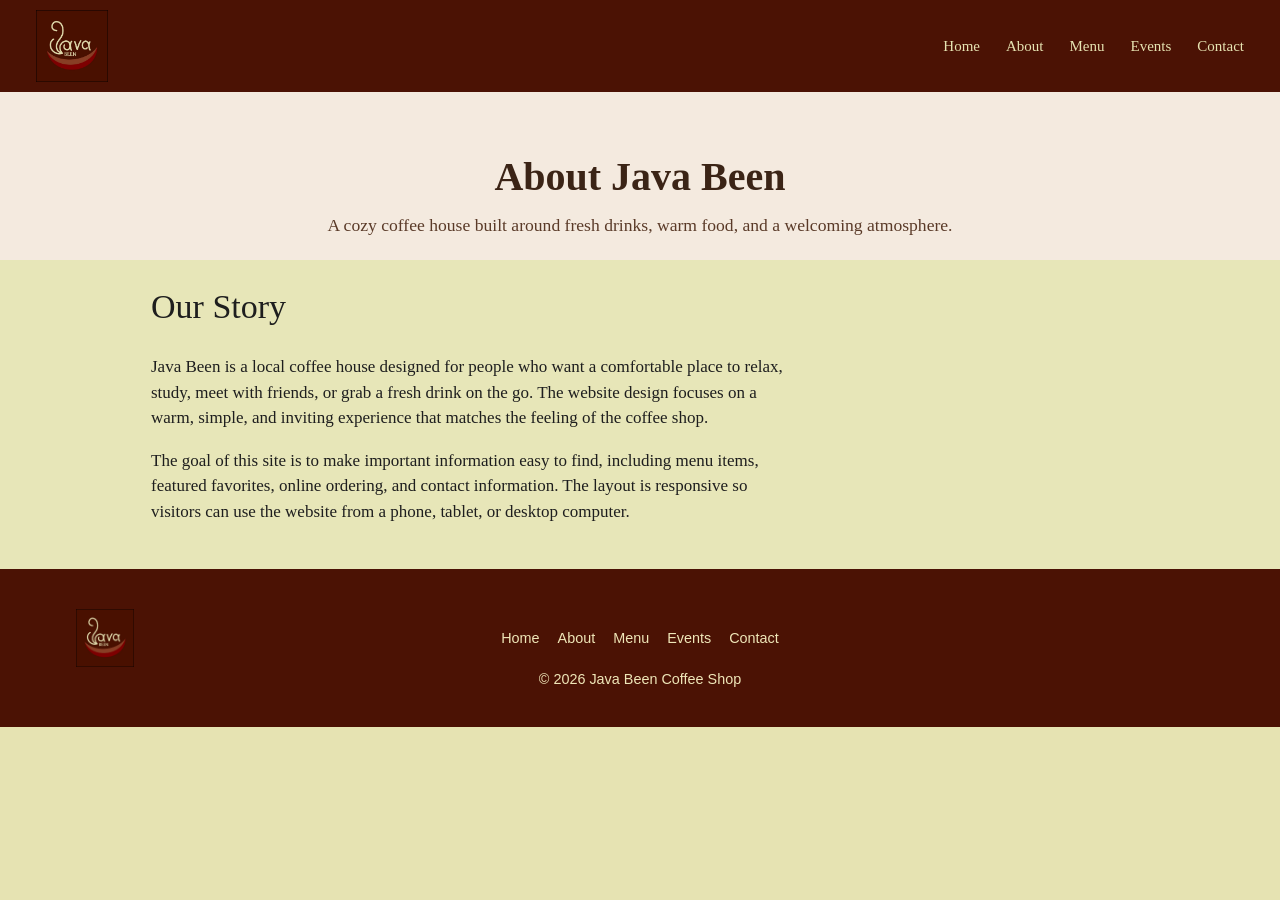
<file: about.html>
<!DOCTYPE html>
<html lang="en">
<head>
  <meta charset="UTF-8" />
  <meta name="viewport" content="width=device-width, initial-scale=1.0" />
  <title>About | Java Been</title>
  <link rel="stylesheet" href="styles.css" />
</head>

<body>
  <header>
    <nav class="navbar">
      <a href="index.html" class="logo">
  <img src="images/jb-mainlogo.png" alt="Java Been logo">
</a>

      <button class="menu-toggle" id="menuToggle">
        ☰
      </button>

      <ul class="nav-links" id="navLinks">
        <li><a href="index.html">Home</a></li>
        <li><a href="about.html">About</a></li>
        <li><a href="menu.html">Menu</a></li>
        <li><a href="events.html">Events</a></li>
        <li><a href="contact.html">Contact</a></li>
      </ul>
    </nav>
  </header>

  <main>
    <section class="page-hero">
      <h1>About Java Been</h1>
      <p>A cozy coffee house built around fresh drinks, warm food, and a welcoming atmosphere.</p>
    </section>

    <section class="content-section">
      <h2>Our Story</h2>
      <p>
        Java Been is a local coffee house designed for people who want a comfortable place to relax,
        study, meet with friends, or grab a fresh drink on the go. The website design focuses on a warm,
        simple, and inviting experience that matches the feeling of the coffee shop.
      </p>

      <p>
        The goal of this site is to make important information easy to find, including menu items,
        featured favorites, online ordering, and contact information. The layout is responsive so visitors
        can use the website from a phone, tablet, or desktop computer.
      </p>
    </section>
  </main>

<footer>
  <div class="footer-content">
    <img src="images/jb-mainlogo.png" alt="Java Been logo" class="footer-logo">

    <nav class="footer-nav">
      <a href="index.html">Home</a>
      <a href="about.html">About</a>
      <a href="menu.html">Menu</a>
      <a href="events.html">Events</a>
      <a href="contact.html">Contact</a>
    </nav>

    <p>&copy; 2026 Java Been Coffee Shop</p>
  </div>
</footer>

  <script src="script.js"></script>
</body>
</html>
</file>
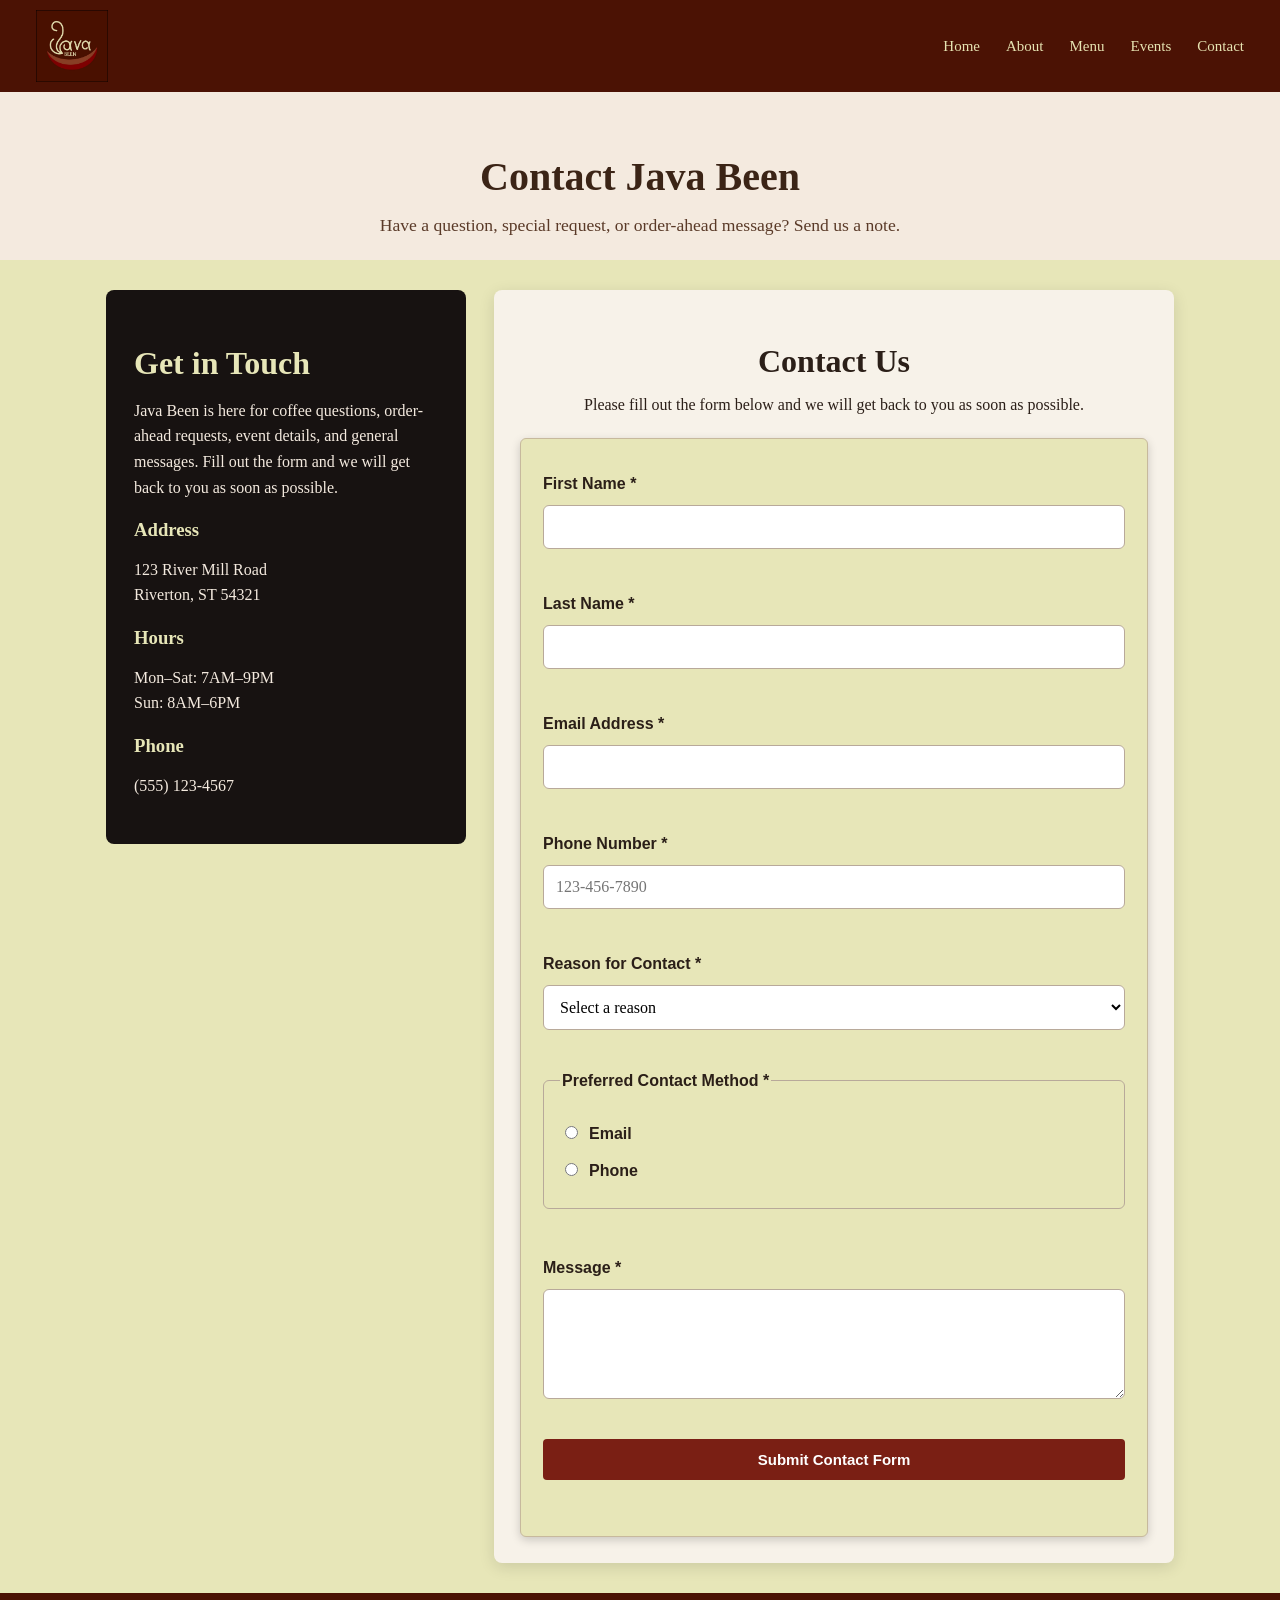
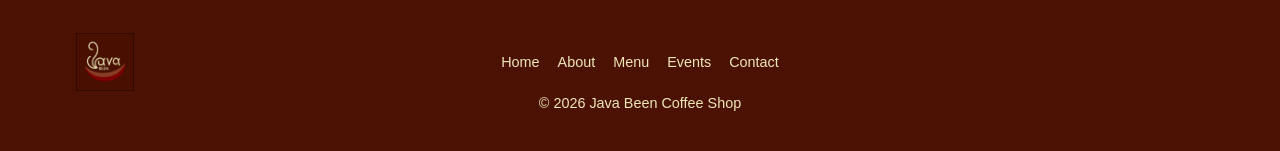
<file: contact.html>
<!DOCTYPE html>
<html lang="en">
<head>
  <meta charset="UTF-8">
  <meta name="viewport" content="width=device-width, initial-scale=1.0">
  <title>Contact Form</title>
  <link rel="stylesheet" href="styles.css">
</head>
<body>

     <header>
    <nav class="navbar">
      <a href="index.html" class="logo">
  <img src="images/jb-mainlogo.png" alt="Java Been logo">
</a>

      <button class="menu-toggle" id="menuToggle">
        ☰
      </button>

    <ul class="nav-links" id="navLinks">
  <li><a href="index.html">Home</a></li>
  <li><a href="about.html">About</a></li>
  <li><a href="menu.html">Menu</a></li>
  <li><a href="events.html">Events</a></li>
  <li><a href="contact.html">Contact</a></li>
</ul>
    </nav>
  </header>

  <main>
  <section class="page-hero">
    <h1>Contact Java Been</h1>
    <p>Have a question, special request, or order-ahead message? Send us a note.</p>
  </section>

  <section class="contact-page-section">
    <div class="contact-info">
      <h2>Get in Touch</h2>
      <p>
        Java Been is here for coffee questions, order-ahead requests, event details,
        and general messages. Fill out the form and we will get back to you as soon as possible.
      </p>

      <div class="contact-detail">
        <h3>Address</h3>
        <p>123 River Mill Road<br>Riverton, ST 54321</p>
      </div>

      <div class="contact-detail">
        <h3>Hours</h3>
        <p>Mon–Sat: 7AM–9PM<br>Sun: 8AM–6PM</p>
      </div>

      <div class="contact-detail">
        <h3>Phone</h3>
        <p>(555) 123-4567</p>
      </div>
    </div>

    <div class="contact-form-card">
      <h2>Contact Us</h2>
      <p>Please fill out the form below and we will get back to you as soon as possible.</p>

      <form id="contactForm" novalidate>
        
        <label for="firstName">First Name *</label>
        <input type="text" id="firstName" name="firstName">
        <span class="error" id="firstNameError"></span>

        <label for="lastName">Last Name *</label>
        <input type="text" id="lastName" name="lastName">
        <span class="error" id="lastNameError"></span>

        <label for="email">Email Address *</label>
        <input type="email" id="email" name="email">
        <span class="error" id="emailError"></span>

        <label for="phone">Phone Number *</label>
        <input type="tel" id="phone" name="phone" placeholder="123-456-7890">
        <span class="error" id="phoneError"></span>

        <label for="reason">Reason for Contact *</label>
        <select id="reason" name="reason">
          <option value="">Select a reason</option>
          <option value="general">General Question</option>
          <option value="order">Order Question</option>
          <option value="support">Customer Support</option>
          <option value="other">Other</option>
        </select>
        <span class="error" id="reasonError"></span>

        <fieldset>
          <legend>Preferred Contact Method *</legend>

          <label>
            <input type="radio" name="contactMethod" value="email">
            Email
          </label>

          <label>
            <input type="radio" name="contactMethod" value="phone">
            Phone
          </label>
        </fieldset>
        <span class="error" id="contactMethodError"></span>

        <label for="message">Message *</label>
        <textarea id="message" name="message" rows="5"></textarea>
        <span class="error" id="messageError"></span>

        <button type="submit">Submit Contact Form</button>

        <p id="successMessage"></p>
      </form>
    </div>
  </section>
</main>
  <footer>
  <div class="footer-content">
    <img src="images/jb-mainlogo.png" alt="Java Been logo" class="footer-logo">

    <nav class="footer-nav">
      <a href="index.html">Home</a>
      <a href="about.html">About</a>
      <a href="menu.html">Menu</a>
      <a href="events.html">Events</a>
      <a href="contact.html">Contact</a>
    </nav>

    <p>&copy; 2026 Java Been Coffee Shop</p>
  </div>
</footer>

<script src="script.js"></script>
<script src="contact.js"></script>
</body>
</html>
</file>
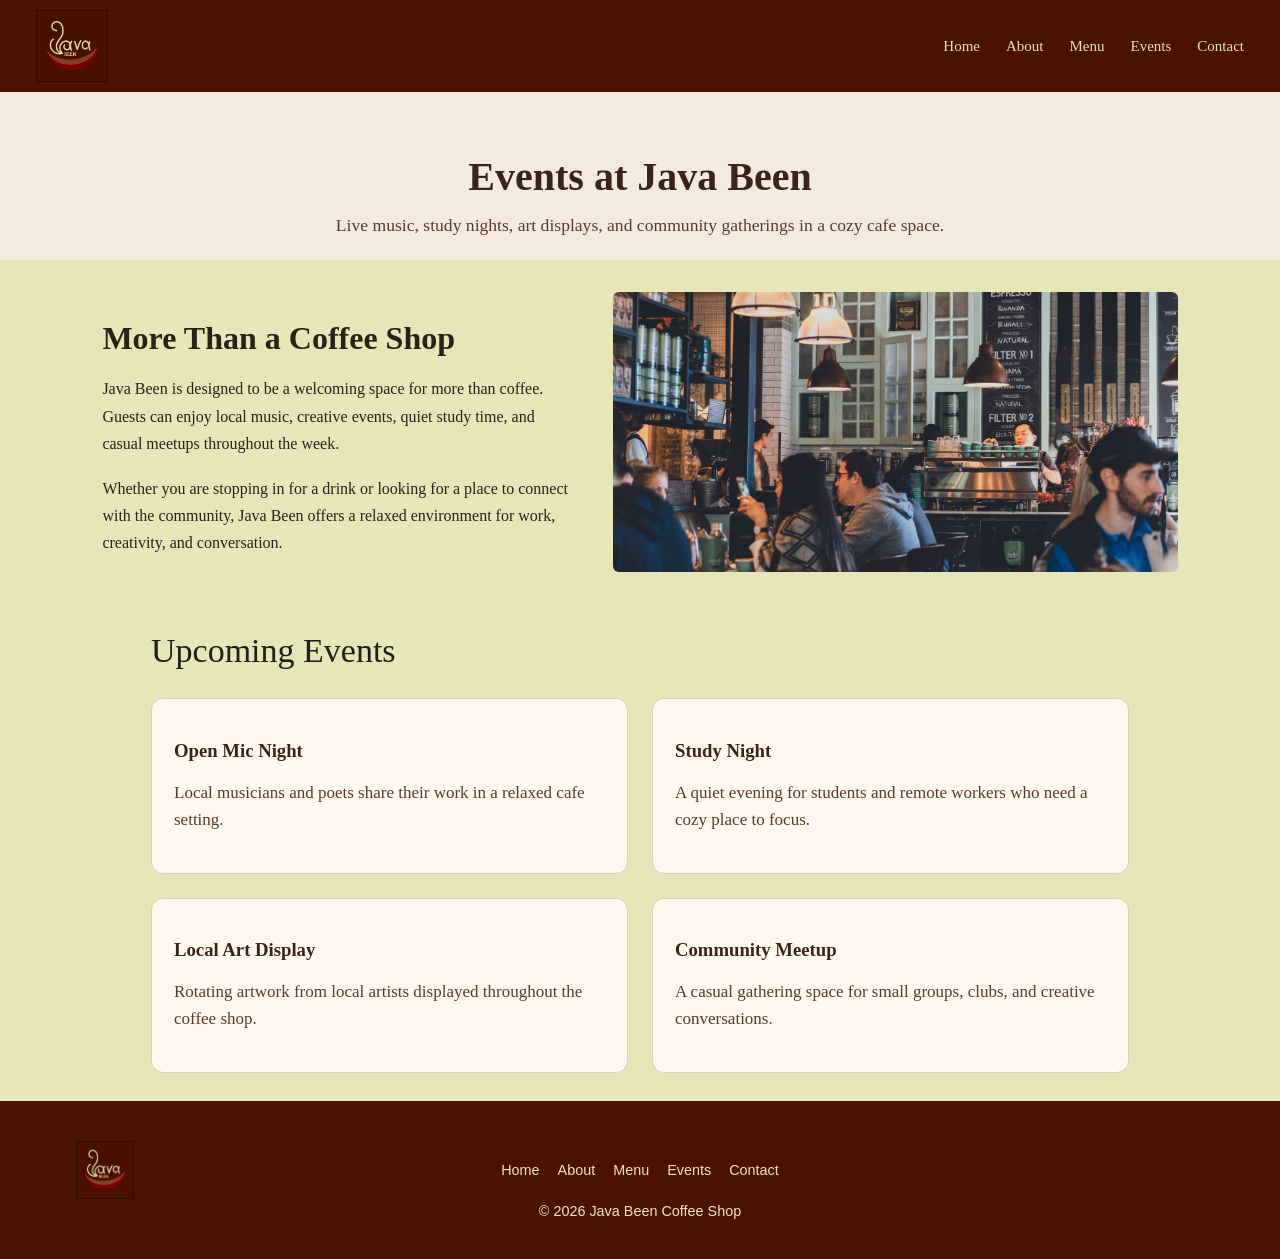
<file: events.html>
<!DOCTYPE html>
<html lang="en">
<head>
  <meta charset="UTF-8" />
  <meta name="viewport" content="width=device-width, initial-scale=1.0" />
  <title>Events | Java Been</title>
  <link rel="stylesheet" href="styles.css" />
</head>

<body>
  <header>
    <nav class="navbar">
      <a href="index.html" class="logo">
  <img src="images/jb-mainlogo.png" alt="Java Been logo">
</a>

      <button class="menu-toggle" id="menuToggle">
        ☰
      </button>

      <ul class="nav-links" id="navLinks">
        <li><a href="index.html">Home</a></li>
        <li><a href="about.html">About</a></li>
        <li><a href="menu.html">Menu</a></li>
        <li><a href="events.html">Events</a></li>
        <li><a href="contact.html">Contact</a></li>
      </ul>
    </nav>
  </header>

 <main>
  <section class="page-hero">
    <h1>Events at Java Been</h1>
    <p>Live music, study nights, art displays, and community gatherings in a cozy cafe space.</p>
  </section>

  <section class="events-page-section">
    <div class="events-page-text">
      <h2>More Than a Coffee Shop</h2>
      <p>
        Java Been is designed to be a welcoming space for more than coffee.
        Guests can enjoy local music, creative events, quiet study time, and
        casual meetups throughout the week.
      </p>
      <p>
        Whether you are stopping in for a drink or looking for a place to connect
        with the community, Java Been offers a relaxed environment for work,
        creativity, and conversation.
      </p>
    </div>

    <div class="events-page-image">
      <img src="images/events-image.jpg" alt="Community event inside Java Been coffee shop">
    </div>
  </section>

  <section class="content-section">
    <h2>Upcoming Events</h2>

    <div class="menu-grid">
      <div class="menu-item">
        <h3>Open Mic Night</h3>
        <p>Local musicians and poets share their work in a relaxed cafe setting.</p>
      </div>

      <div class="menu-item">
        <h3>Study Night</h3>
        <p>A quiet evening for students and remote workers who need a cozy place to focus.</p>
      </div>

      <div class="menu-item">
        <h3>Local Art Display</h3>
        <p>Rotating artwork from local artists displayed throughout the coffee shop.</p>
      </div>

      <div class="menu-item">
        <h3>Community Meetup</h3>
        <p>A casual gathering space for small groups, clubs, and creative conversations.</p>
      </div>
    </div>
  </section>
</main>

<footer>
  <div class="footer-content">
    <img src="images/jb-mainlogo.png" alt="Java Been logo" class="footer-logo">

    <nav class="footer-nav">
      <a href="index.html">Home</a>
      <a href="about.html">About</a>
      <a href="menu.html">Menu</a>
      <a href="events.html">Events</a>
      <a href="contact.html">Contact</a>
    </nav>

    <p>&copy; 2026 Java Been Coffee Shop</p>
  </div>
</footer>

  <script src="script.js"></script>
</body>
</html>
</file>
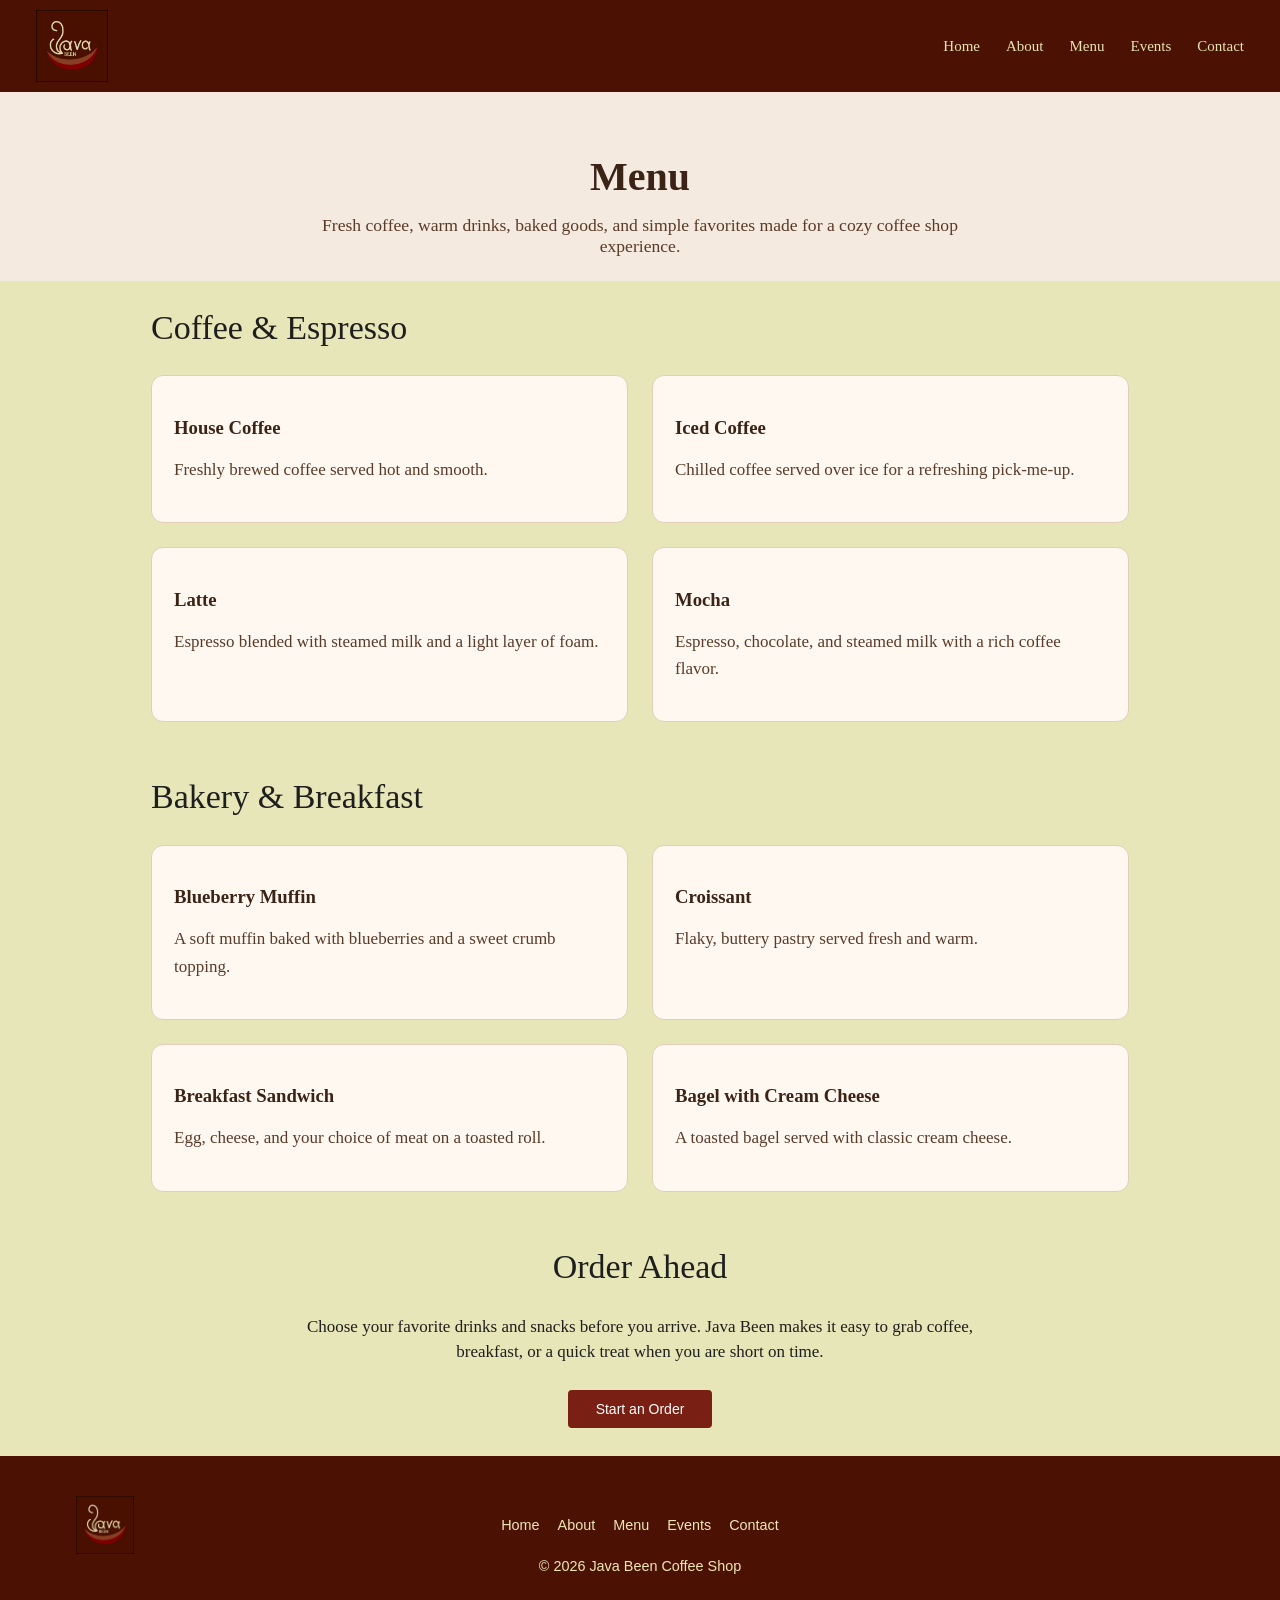
<file: menu.html>
<!DOCTYPE html>
<html lang="en">
<head>
  <meta charset="UTF-8" />
  <meta name="viewport" content="width=device-width, initial-scale=1.0" />
  <title>Menu | Java Been</title>
  <link rel="stylesheet" href="styles.css" />
</head>

<body>
  <header>
    <nav class="navbar">
      <a href="index.html" class="logo">
  <img src="images/jb-mainlogo.png" alt="Java Been logo">
</a>

      <button class="menu-toggle" id="menuToggle">
        ☰
      </button>

      <ul class="nav-links" id="navLinks">
        <li><a href="index.html">Home</a></li>
        <li><a href="about.html">About</a></li>
        <li><a href="menu.html">Menu</a></li>
        <li><a href="events.html">Events</a></li>
        <li><a href="contact.html">Contact</a></li>
      </ul>
    </nav>
  </header>

  <main>
    <section class="page-hero">
      <h1>Menu</h1>
      <p>Fresh coffee, warm drinks, baked goods, and simple favorites made for a cozy coffee shop experience.</p>
    </section>

    <section class="content-section">
      <h2>Coffee & Espresso</h2>

      <div class="menu-grid">
        <div class="menu-item">
          <h3>House Coffee</h3>
          <p>Freshly brewed coffee served hot and smooth.</p>
        </div>

        <div class="menu-item">
          <h3>Iced Coffee</h3>
          <p>Chilled coffee served over ice for a refreshing pick-me-up.</p>
        </div>

        <div class="menu-item">
          <h3>Latte</h3>
          <p>Espresso blended with steamed milk and a light layer of foam.</p>
        </div>

        <div class="menu-item">
          <h3>Mocha</h3>
          <p>Espresso, chocolate, and steamed milk with a rich coffee flavor.</p>
        </div>
      </div>
    </section>

    <section class="content-section">
      <h2>Bakery & Breakfast</h2>

      <div class="menu-grid">
        <div class="menu-item">
          <h3>Blueberry Muffin</h3>
          <p>A soft muffin baked with blueberries and a sweet crumb topping.</p>
        </div>

        <div class="menu-item">
          <h3>Croissant</h3>
          <p>Flaky, buttery pastry served fresh and warm.</p>
        </div>

        <div class="menu-item">
          <h3>Breakfast Sandwich</h3>
          <p>Egg, cheese, and your choice of meat on a toasted roll.</p>
        </div>

        <div class="menu-item">
          <h3>Bagel with Cream Cheese</h3>
          <p>A toasted bagel served with classic cream cheese.</p>
        </div>
      </div>
    </section>
        <section class="content-section order-callout">
      <h2>Order Ahead</h2>
      <p>
        Choose your favorite drinks and snacks before you arrive. Java Been makes it easy
        to grab coffee, breakfast, or a quick treat when you are short on time.
      </p>
      <a href="contact.html" class="button">Start an Order</a>
    </section>
  </main>

<footer>
  <div class="footer-content">
    <img src="images/jb-mainlogo.png" alt="Java Been logo" class="footer-logo">

    <nav class="footer-nav">
      <a href="index.html">Home</a>
      <a href="about.html">About</a>
      <a href="menu.html">Menu</a>
      <a href="events.html">Events</a>
      <a href="contact.html">Contact</a>
    </nav>

    <p>&copy; 2026 Java Been Coffee Shop</p>
  </div>
</footer>

  <script src="script.js"></script>
</body>
</html>
</file>
<file: styles.css>
* {
  box-sizing: border-box;
}

body {
  margin: 0;
  font-family: Georgia, "Times New Roman", serif;
  background-color: #e6e3b2;
  color: #1e1e1e;
}

header {
  background-color: #4b1204;
  color: white;
}

.navbar {
  max-width: 1400px;
  margin: 0 auto;
  display: flex;
  justify-content: space-between;
  align-items: center;
  padding: 10px 36px;
}

.logo {
  font-size: 24px;
  font-weight: bold;
  color: #e6e3b2;
}

.menu-toggle {
  display: none;
  font-size: 28px;
  background: none;
  border: none;
  color: #e6e3b2;
  cursor: pointer;
}

.nav-links {
  display: flex;
  gap: 26px;
  list-style: none;
  margin: 0;
  padding: 0;
}

.nav-links a {
  color: #e6e3b2;
  text-decoration: none;
  font-size: 15px;
}

.nav-links a:hover {
  color: white;
}

.hero {
  min-height: 420px;
  background:
    linear-gradient(rgba(30, 15, 10, 0.45), rgba(30, 15, 10, 0.45)),
    url("https://images.unsplash.com/photo-1495474472287-4d71bcdd2085?auto=format&fit=crop&w=1600&q=80");
  background-size: cover;
  background-position: center;
  display: flex;
  align-items: center;
  padding: 60px 70px;
  color: #e6e3b2;
}

.hero-text {
  max-width: 500px;
}

.hero h1 {
  font-size: 52px;
  margin: 0 0 8px;
  font-weight: normal;
}

.hero p {
  font-size: 22px;
  line-height: 1.4;
  margin-bottom: 24px;
}

.button {
  display: inline-block;
  padding: 11px 28px;
  background-color: #7a1f14;
  color: white;
  text-decoration: none;
  border-radius: 4px;
  font-family: Arial, Helvetica, sans-serif;
  font-size: 14px;
}

.button:hover {
  background-color: #5f160f;
}

.content-section,
.form-section {
  max-width: 1050px;
  margin: 0 auto;
  padding: 32px 36px;
}

.content-section h2,
.form-section h2 {
  font-size: 34px;
  font-weight: normal;
  margin-top: 0;
  color: #1e1e1e;
}

.content-section p,
.form-section p {
  max-width: 650px;
  font-size: 17px;
  line-height: 1.5;
}

.cards {
  display: flex;
  gap: 28px;
  margin-top: 28px;
}

.card {
  flex: 1;
  background-color: #f5f1d0;
  border: 1px solid #b7a77a;
  border-radius: 4px;
  padding: 22px;
  text-align: center;
  box-shadow: 0 3px 8px rgba(0, 0, 0, 0.12);
}

.card h3 {
  margin-top: 0;
  font-size: 22px;
  color: #1e1e1e;
}

.card p {
  font-size: 15px;
  line-height: 1.4;
  margin: 0 auto;
}

#visit {
  background-color: #e6e3b2;
  color: #1e1e1e;
  border-top: 2px solid #4b1204;
  border-bottom: 2px solid #4b1204;
  text-align: center;
}

#visit h2 {
  color: #1e1e1e;
}

#visit p {
  margin: 0 auto;
}

.form-section {
  background-color: #e6e3b2;
}

form {
  max-width: 760px;
  background-color: #f5f1d0;
  padding: 28px;
  border: 1px solid #b7a77a;
  border-radius: 4px;
  box-shadow: 0 3px 10px rgba(0, 0, 0, 0.18);
}

label {
  display: block;
  margin-top: 16px;
  font-family: Arial, Helvetica, sans-serif;
  font-weight: bold;
  color: #1e1e1e;
}

input,
select {
  width: 100%;
  padding: 12px;
  margin-top: 6px;
  border: 1px solid #9f8d61;
  border-radius: 3px;
  font-size: 16px;
  background-color: white;
}

form button {
  margin-top: 22px;
  padding: 12px 24px;
  background-color: #7a1f14;
  color: white;
  border: none;
  border-radius: 4px;
  font-family: Arial, Helvetica, sans-serif;
  font-size: 15px;
  cursor: pointer;
}

form button:hover {
  background-color: #5f160f;
}

#formMessage {
  margin-top: 18px;
  font-family: Arial, Helvetica, sans-serif;
  font-weight: bold;
}

footer {
  background-color: #4b1204;
  color: #e6e3b2;
  text-align: center;
  padding: 24px;
  font-family: Arial, Helvetica, sans-serif;
}

/* Mobile screen styles */
@media screen and (max-width: 768px) {
  .navbar {
    padding: 14px 20px;
  }

  .menu-toggle {
    display: block;
  }

  .nav-links {
    display: none;
    flex-direction: column;
    width: 100%;
    background-color: #4b1204;
    position: absolute;
    top: 60px;
    left: 0;
    padding: 20px;
  }

  .nav-links.active {
    display: flex;
  }

  .navbar {
    position: relative;
  }

  .hero {
    min-height: 360px;
    padding: 40px 24px;
    text-align: center;
    justify-content: center;
  }

  .hero h1 {
    font-size: 38px;
  }

  .hero p {
    font-size: 18px;
  }

  .content-section,
  .form-section {
    padding: 36px 22px;
  }

  #visit {
    padding: 36px 22px;
  }

  .content-section h2,
  .form-section h2 {
    font-size: 28px;
  }
  
  .cards {
  flex-direction: column;
}
}
/* Contact Form Styles */

.form-container {
  max-width: 650px;
  margin: 40px auto;
  padding: 30px;
  background-color: #f7f3ec;
  border-radius: 12px;
  box-shadow: 0 4px 12px rgba(60, 40, 25, 0.15);
}

.form-container h1 {
  text-align: center;
  color: #3b2416;
  margin-bottom: 10px;
}

.form-container p {
  text-align: center;
  color: #5c4433;
  margin-bottom: 25px;
}

form {
  display: flex;
  flex-direction: column;
}

label,
legend {
  font-weight: bold;
  color: #3b2416;
  margin-top: 14px;
  margin-bottom: 6px;
}

input,
select,
textarea {
  padding: 12px;
  border: 1px solid #b8a99a;
  border-radius: 6px;
  font-size: 16px;
  font-family: inherit;
}

input:focus,
select:focus,
textarea:focus {
  outline: 2px solid #8b5e3c;
  border-color: #8b5e3c;
}

fieldset {
  margin-top: 14px;
  padding: 15px;
  border: 1px solid #b8a99a;
  border-radius: 6px;
}

fieldset label {
  font-weight: normal;
  margin-right: 20px;
}

.error {
  color: #b00020;
  font-size: 14px;
  margin-top: 4px;
  min-height: 18px;
}

button {
  margin-top: 22px;
  padding: 14px;
  background-color: #5c3a21;
  color: white;
  border: none;
  border-radius: 6px;
  font-size: 17px;
  font-weight: bold;
  cursor: pointer;
}

button:hover {
  background-color: #3b2416;
}

#successMessage {
  color: #2f6b2f;
  font-weight: bold;
  text-align: center;
  margin-top: 18px;
}
fieldset label {
  display: flex;
  align-items: center;
  gap: 8px;
  margin-top: 8px;
}

fieldset input[type="radio"] {
  width: auto;
}
/* Contact Page Layout Fix */

body {
  margin: 0;
}

.form-container {
  width: 90%;
  max-width: 700px;
  margin: 50px auto;
  padding: 35px;
}

#contactForm {
  width: 100%;
}

#contactForm input,
#contactForm select,
#contactForm textarea {
  width: 100%;
  box-sizing: border-box;
}

#contactForm button {
  width: 100%;
}

#contactForm fieldset {
  width: 100%;
  box-sizing: border-box;
}

#contactForm fieldset label {
  display: flex;
  align-items: center;
  gap: 8px;
}

#contactForm fieldset input[type="radio"] {
  width: auto;
}
/* Interior page hero sections */
.page-hero {
  padding: 50px 20px 35px;
  text-align: center;
  background-color: #f4eadf;
}

.page-hero h1 {
  font-size: 2.5rem;
  margin-bottom: 15px;
  color: #3b2416;
}

.page-hero p {
  max-width: 700px;
  margin: 0 auto;
  color: #5a3a28;
  font-size: 1.1rem;
}

/* Menu page layout */
.menu-grid {
  display: grid;
  grid-template-columns: repeat(2, 1fr);
  gap: 24px;
  margin-top: 25px;
}

.menu-item {
  background-color: #fff8f0;
  border: 1px solid #e2cdb8;
  border-radius: 12px;
  padding: 22px;
}

.menu-item h3 {
  color: #3b2416;
  margin-bottom: 10px;
}

.menu-item p {
  color: #5a3a28;
  line-height: 1.6;
}

/* Mobile adjustments for menu page */
@media screen and (max-width: 768px) {
  .page-hero {
    padding: 80px 20px 40px;
  }

  .page-hero h1 {
    font-size: 2rem;
  }

  .menu-grid {
    grid-template-columns: 1fr;
  }
}
/* Order ahead page */
.order-steps {
  display: grid;
  grid-template-columns: repeat(3, 1fr);
  gap: 24px;
  margin-top: 25px;
}

.order-step {
  background-color: #fff8f0;
  border: 1px solid #e2cdb8;
  border-radius: 12px;
  padding: 24px;
}

.order-step h3 {
  color: #3b2416;
  margin-bottom: 10px;
}

.order-step p {
  color: #5a3a28;
  line-height: 1.6;
}

.order-callout {
  text-align: center;
}

.order-callout p {
  max-width: 700px;
  margin: 0 auto 25px;
}

@media screen and (max-width: 768px) {
  .order-steps {
    grid-template-columns: 1fr;
  }
}
/* Welcome section on home page */
.welcome-section {
  display: grid;
  grid-template-columns: 1fr 1.3fr;
  gap: 40px;
  align-items: center;
  padding: 60px 8%;
  background-color: #e7e6b8;
}

.welcome-text h2 {
  font-size: 2rem;
  margin-bottom: 18px;
  color: #2b1f18;
}

.welcome-text p {
  line-height: 1.7;
  margin-bottom: 24px;
  color: #2b1f18;
}

.welcome-image img {
  width: 100%;
  height: 280px;
  object-fit: cover;
  border-radius: 6px;
}

/* Mobile welcome section */
@media screen and (max-width: 768px) {
  .welcome-section {
    grid-template-columns: 1fr;
    padding: 40px 24px;
  }

  .welcome-image img {
    height: 220px;
  }
}
/* Featured favorites image cards */
.card img {
  width: 100%;
  height: 150px;
  object-fit: cover;
  border-bottom: 1px solid #b88c74;
  margin-bottom: 15px;
}

.card {
  overflow: hidden;
}
/* Events preview section on home page */
.events-preview {
  display: grid;
  grid-template-columns: 1fr 1.2fr;
  gap: 40px;
  align-items: center;
  padding: 60px 8%;
  background-color: #171211;
  color: #f4eadf;
}

.events-preview h2 {
  font-size: 2rem;
  margin-bottom: 18px;
  color: #e7e6b8;
}

.events-preview p {
  line-height: 1.7;
  margin-bottom: 24px;
}

.events-image img {
  width: 100%;
  height: 260px;
  object-fit: cover;
  border-radius: 6px;
}

@media screen and (max-width: 768px) {
  .events-preview {
    grid-template-columns: 1fr;
    padding: 40px 24px;
  }

  .events-image img {
    height: 220px;
  }
}/* Visit section on home page */
.visit-section {
  background-color: #e7e6b8;
  text-align: center;
  padding: 55px 8%;
}

.visit-section h2 {
  font-size: 2.2rem;
  margin-bottom: 30px;
  color: #2b1f18;
}

.visit-grid {
  display: grid;
  grid-template-columns: repeat(3, 1fr);
  gap: 35px;
  margin-bottom: 30px;
}

.visit-item h3 {
  font-size: 1.3rem;
  margin-bottom: 8px;
  color: #2b1f18;
}

.visit-item p {
  line-height: 1.6;
  color: #2b1f18;
}

.visit-icon {
  width: 34px;
  height: 34px;
  object-fit: contain;
  margin-bottom: 8px;
}

@media screen and (max-width: 768px) {
  .visit-grid {
    grid-template-columns: 1fr;
    gap: 25px;
  }
}
/* Header logo image */
.logo img {
  height: 72px;
  width: auto;
  display: block;
}

.logo {
  display: flex;
  align-items: center;
  text-decoration: none;
}
/* Footer branding */
.footer-content {
  max-width: 1200px;
  margin: 0 auto;
  padding: 16px 36px;
  display: grid;
  grid-template-columns: 90px 1fr 90px;
  align-items: center;
}

.footer-logo {
  width: 58px;
  height: auto;
  justify-self: start;
}

.footer-nav {
  display: flex;
  gap: 18px;
  flex-wrap: wrap;
  justify-content: center;
}

.footer-nav a {
  color: #efe6b8;
  text-decoration: none;
  font-size: 0.9rem;
}

.footer-nav a:hover {
  text-decoration: underline;
}

.footer-content p {
  grid-column: 2;
  text-align: center;
  margin: 4px 0 0;
  color: #efe6b8;
  font-size: 0.9rem;
}

/* Mobile footer */
@media screen and (max-width: 768px) {
  .footer-content {
    grid-template-columns: 1fr;
    justify-items: center;
    gap: 8px;
    padding: 16px 20px;
  }

  .footer-logo {
    justify-self: center;
  }

  .footer-content p {
    grid-column: auto;
  }
}
/* Events page */
.events-page-section {
  display: grid;
  grid-template-columns: 1fr 1.2fr;
  gap: 40px;
  align-items: center;
  padding: 45px 8% 35px;
  background-color: #e7e6b8;
}

.events-page-text h2 {
  font-size: 2rem;
  margin-bottom: 18px;
  color: #2b1f18;
}

.events-page-text p {
  line-height: 1.7;
  margin-bottom: 18px;
  color: #2b1f18;
}

.events-page-image img {
  width: 100%;
  height: 280px;
  object-fit: cover;
  border-radius: 6px;
}

@media screen and (max-width: 768px) {
  .events-page-section {
    grid-template-columns: 1fr;
    padding: 35px 24px 25px;
  }

  .events-page-image img {
    height: 220px;
  }
}
/* Final spacing cleanup */
.page-hero {
  padding: 28px 20px 24px;
}

.content-section,
.form-section {
  padding-top: 28px;
  padding-bottom: 28px;
}

.events-page-section {
  padding-top: 32px;
  padding-bottom: 28px;
}

.welcome-section,
.events-preview,
.visit-section {
  padding-top: 42px;
  padding-bottom: 42px;
}

.contact-container {
  margin-top: 0;
}

@media screen and (max-width: 768px) {
  .page-hero {
    padding: 24px 20px 22px;
  }

  .content-section,
  .form-section {
    padding-top: 24px;
    padding-bottom: 24px;
  }

  .welcome-section,
  .events-preview,
  .visit-section {
    padding-top: 32px;
    padding-bottom: 32px;
  }
}
/* Contact page layout */
.contact-page-section {
  display: grid;
  grid-template-columns: 380px 1fr;
  gap: 30px;
  align-items: start;
  max-width: 1200px;
  margin: 0 auto;
  padding: 30px 36px;
  background-color: #e7e6b8;
}
main {
  background-color: #e7e6b8;
}

.contact-info {
  background-color: #171211;
  color: #f4eadf;
  padding: 28px;
  border-radius: 8px;
  align-self: start;
}

.contact-info h2 {
  color: #e7e6b8;
  font-size: 2rem;
  margin-bottom: 16px;
}

.contact-info p {
  line-height: 1.6;
  margin-bottom: 18px;
}

.contact-detail {
  margin-top: 16px;
}

.contact-detail h3 {
  color: #e7e6b8;
  margin-bottom: 6px;
}

.contact-form-card {
  background-color: #f7f2e9;
  padding: 34px;
  border-radius: 8px;
  box-shadow: 0 4px 16px rgba(0, 0, 0, 0.12);
}

.contact-form-card h2 {
  text-align: center;
  font-size: 2rem;
  color: #2b1f18;
  margin-bottom: 10px;
}

.contact-form-card > p {
  text-align: center;
  margin-bottom: 24px;
  color: #2b1f18;
}

.contact-form-card form {
  background-color: #e7e6b8;
  border: 1px solid #c7b99d;
  padding: 26px;
  border-radius: 6px;
}

.contact-form-card label,
.contact-form-card legend {
  font-family: Arial, Helvetica, sans-serif;
  font-weight: bold;
  color: #2b1f18;
}

.contact-form-card input,
.contact-form-card select,
.contact-form-card textarea {
  margin-top: 8px;
  margin-bottom: 16px;
}

.contact-form-card button {
  margin-top: 12px;
}

/* Mobile contact page */
@media screen and (max-width: 768px) {
  .contact-page-section {
    grid-template-columns: 1fr;
    padding: 28px 24px;
  }

  .contact-info,
  .contact-form-card {
    padding: 24px;
  }

  .contact-form-card form {
    padding: 20px;
  }
}
/* Contact form final tightening */
.contact-page-section {
  grid-template-columns: 340px 640px;
  justify-content: center;
}

.contact-form-card {
  max-width: 640px;
  padding: 26px;
}

.contact-form-card form {
  padding: 22px;
}

.contact-form-card input,
.contact-form-card select,
.contact-form-card textarea {
  margin-top: 6px;
  margin-bottom: 10px;
}

.contact-form-card fieldset {
  margin: 10px 0 14px;
  padding: 16px;
}

.contact-form-card textarea {
  height: 110px;
}

.contact-form-card button {
  margin-top: 8px;
}
/* Contact page balance adjustment */
.contact-page-section {
  grid-template-columns: 360px 680px;
  justify-content: center;
  gap: 28px;
}

.contact-form-card {
  max-width: 680px;
}

.contact-info {
  min-height: auto;
}
/* Contact page mobile fix */
@media screen and (max-width: 768px) {
  .contact-page-section {
    grid-template-columns: 1fr;
    max-width: 100%;
    padding: 24px 18px;
    gap: 22px;
  }

  .contact-info,
  .contact-form-card {
    width: 100%;
    max-width: 100%;
  }

  .contact-form-card {
    padding: 20px;
  }

  .contact-form-card form {
    padding: 18px;
  }

  .contact-form-card input,
  .contact-form-card select,
  .contact-form-card textarea,
  .contact-form-card button {
    width: 100%;
    box-sizing: border-box;
  }
}
</file>
